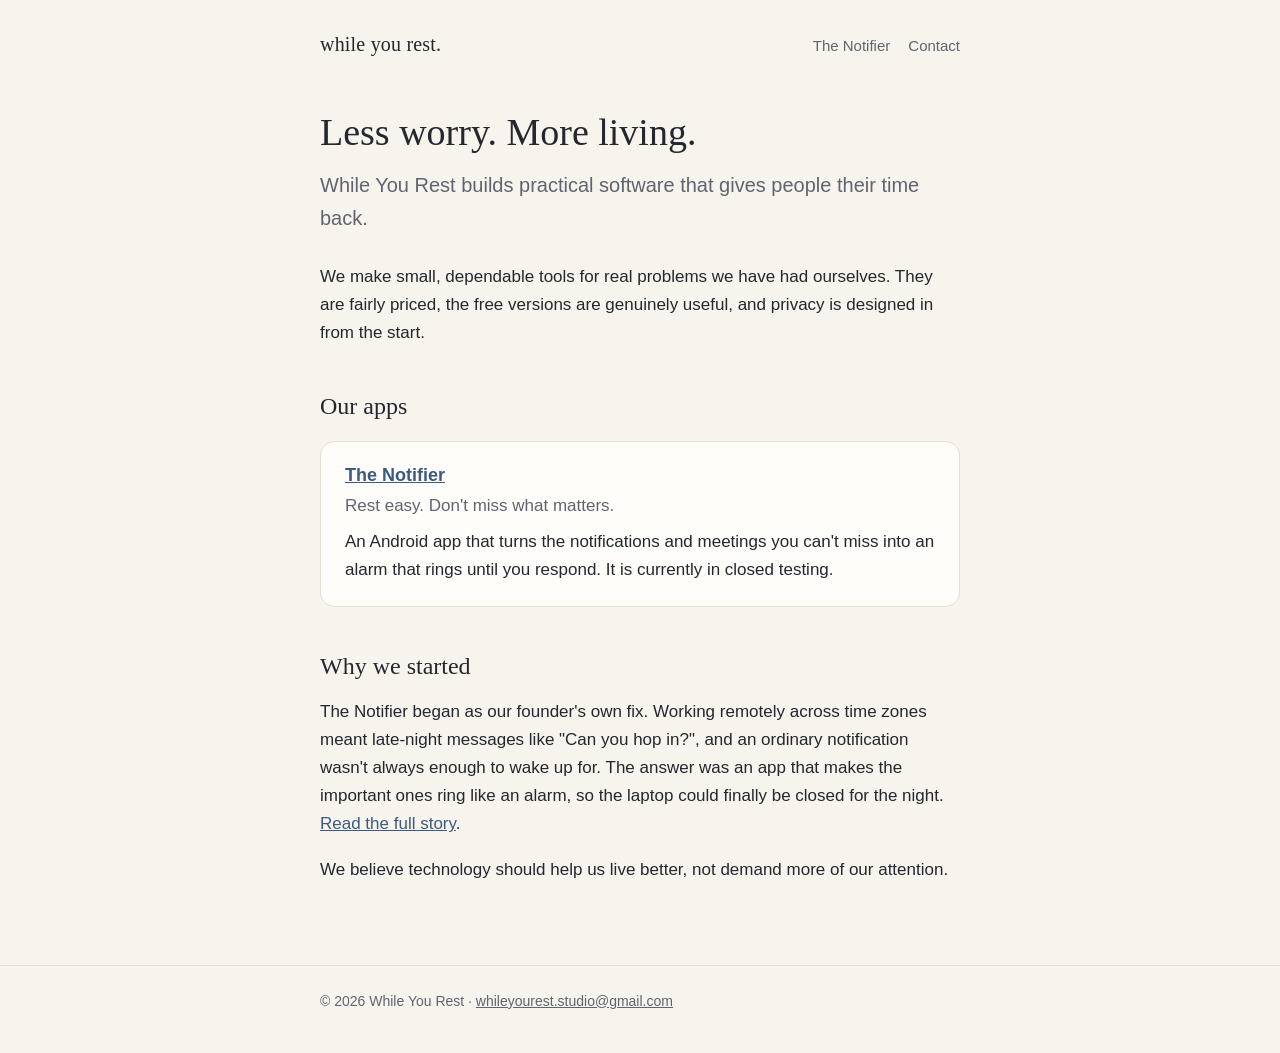
<file: index.html>
<!doctype html>
<html lang="en">
<head>
  <meta charset="utf-8">
  <meta name="viewport" content="width=device-width, initial-scale=1">
  <title>While You Rest</title>
  <meta name="description" content="While You Rest builds practical software that gives people their time back.">
  <link rel="stylesheet" href="/assets/style.css">
</head>
<body>
  <header class="site"><div class="wrap">
    <a class="brand" href="/">while you rest.</a>
    <nav><a href="/notifier/">The Notifier</a><a href="mailto:whileyourest.studio@gmail.com">Contact</a></nav>
  </div></header>

  <main><div class="wrap">
    <h1>Less worry. More living.</h1>
    <p class="lede">While You Rest builds practical software that gives people their time back.</p>

    <p>We make small, dependable tools for real problems we have had ourselves. They are fairly priced, the free versions are genuinely useful, and privacy is designed in from the start.</p>

    <h2>Our apps</h2>
    <div class="card">
      <h3><a href="/notifier/">The Notifier</a></h3>
      <p class="muted" style="margin:0 0 8px">Rest easy. Don't miss what matters.</p>
      <p style="margin:0">An Android app that turns the notifications and meetings you can't miss into an alarm that rings until you respond. It is currently in closed testing.</p>
    </div>

    <h2>Why we started</h2>
    <p>The Notifier began as our founder's own fix. Working remotely across time zones meant late-night messages like "Can you hop in?", and an ordinary notification wasn't always enough to wake up for. The answer was an app that makes the important ones ring like an alarm, so the laptop could finally be closed for the night. <a href="/notifier/#story">Read the full story</a>.</p>
    <p>We believe technology should help us live better, not demand more of our attention.</p>
  </div></main>

  <footer class="site"><div class="wrap">
    © 2026 While You Rest · <a href="mailto:whileyourest.studio@gmail.com">whileyourest.studio@gmail.com</a>
  </div></footer>
</body>
</html>
</file>
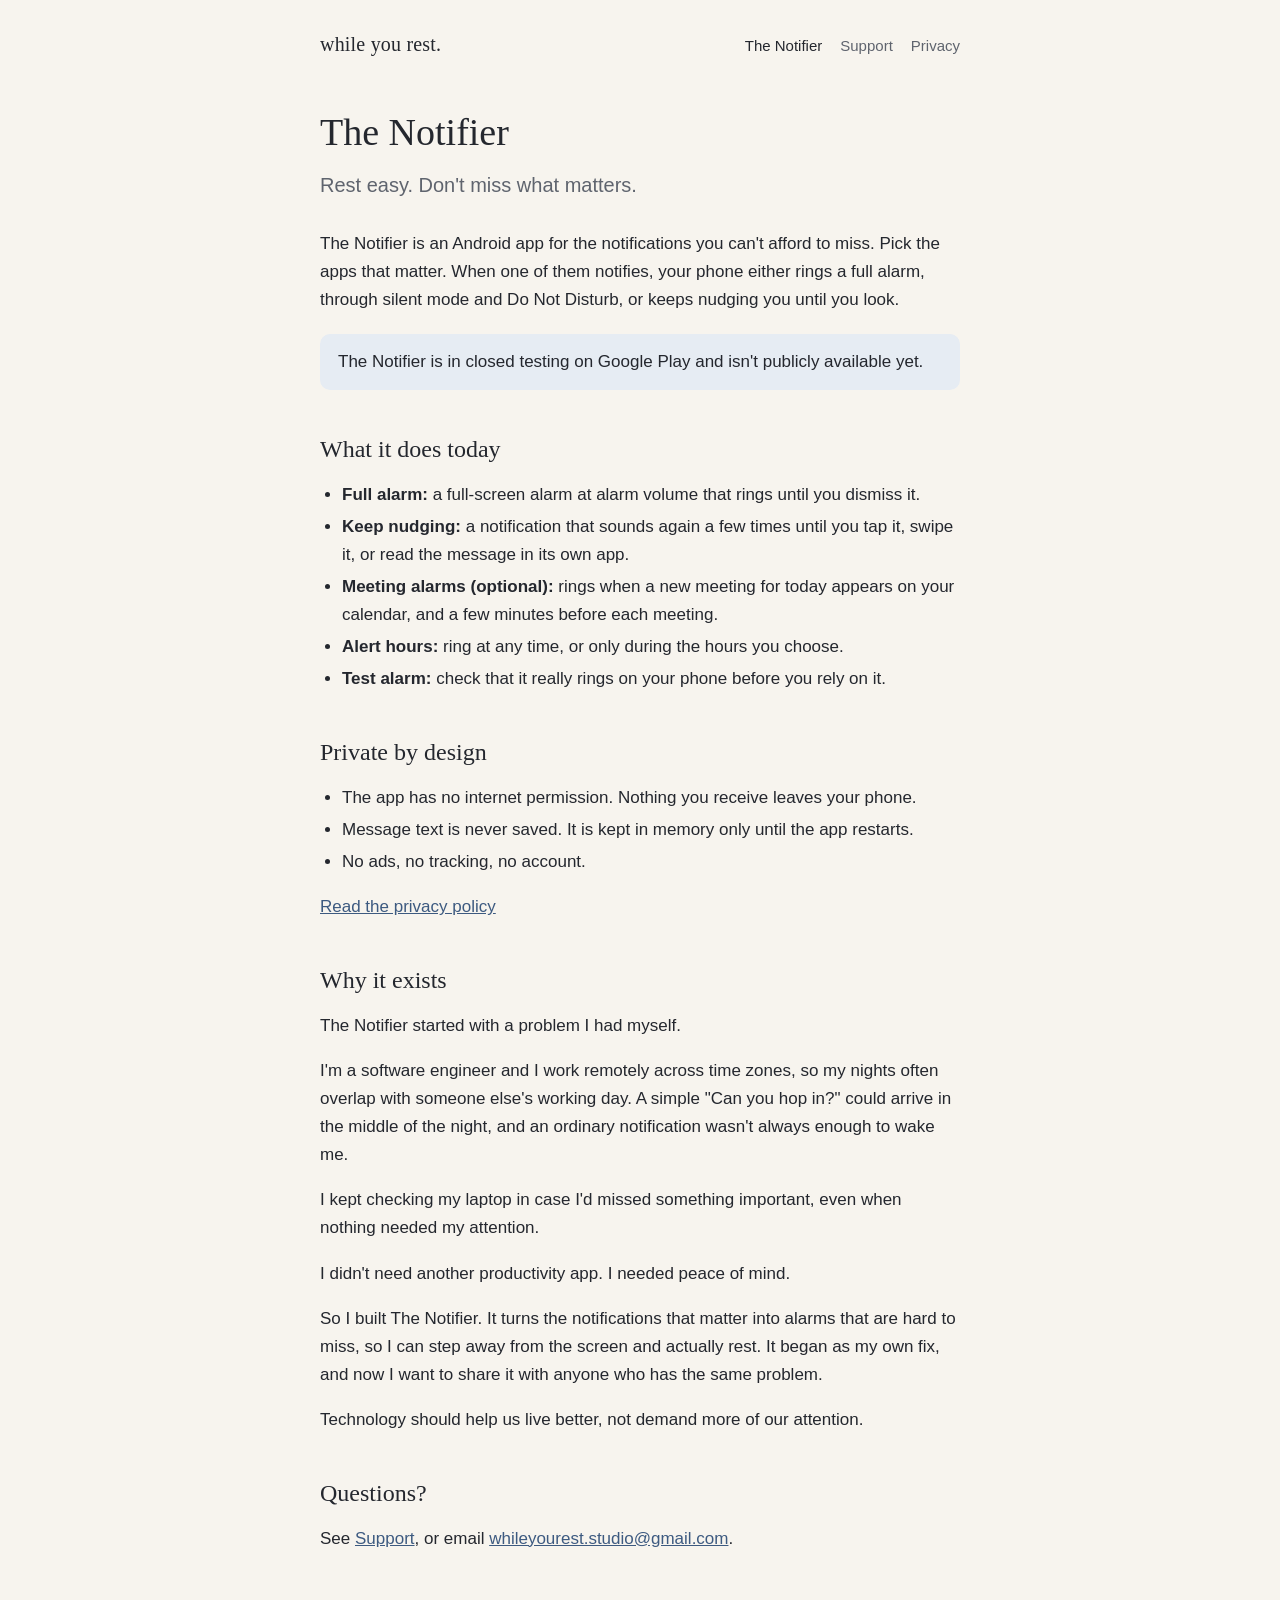
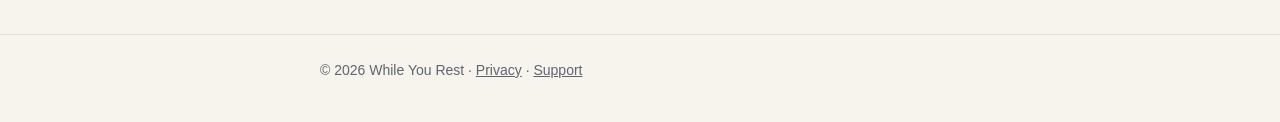
<file: notifier/index.html>
<!doctype html>
<html lang="en">
<head>
  <meta charset="utf-8">
  <meta name="viewport" content="width=device-width, initial-scale=1">
  <title>The Notifier</title>
  <meta name="description" content="The Notifier turns the notifications and meetings you can't miss into an alarm that rings until you respond. Android, no internet permission.">
  <link rel="stylesheet" href="/assets/style.css">
</head>
<body>
  <header class="site"><div class="wrap">
    <a class="brand" href="/">while you rest.</a>
    <nav><a href="/notifier/" aria-current="page">The Notifier</a><a href="/notifier/support/">Support</a><a href="/notifier/privacy/">Privacy</a></nav>
  </div></header>

  <main><div class="wrap">
    <h1>The Notifier</h1>
    <p class="lede">Rest easy. Don't miss what matters.</p>

    <p>The Notifier is an Android app for the notifications you can't afford to miss. Pick the apps that matter. When one of them notifies, your phone either rings a full alarm, through silent mode and Do Not Disturb, or keeps nudging you until you look.</p>

    <div class="note">The Notifier is in closed testing on Google Play and isn't publicly available yet.</div>

    <h2>What it does today</h2>
    <ul>
      <li><strong>Full alarm:</strong> a full-screen alarm at alarm volume that rings until you dismiss it.</li>
      <li><strong>Keep nudging:</strong> a notification that sounds again a few times until you tap it, swipe it, or read the message in its own app.</li>
      <li><strong>Meeting alarms (optional):</strong> rings when a new meeting for today appears on your calendar, and a few minutes before each meeting.</li>
      <li><strong>Alert hours:</strong> ring at any time, or only during the hours you choose.</li>
      <li><strong>Test alarm:</strong> check that it really rings on your phone before you rely on it.</li>
    </ul>

    <h2>Private by design</h2>
    <ul>
      <li>The app has no internet permission. Nothing you receive leaves your phone.</li>
      <li>Message text is never saved. It is kept in memory only until the app restarts.</li>
      <li>No ads, no tracking, no account.</li>
    </ul>
    <p><a href="/notifier/privacy/">Read the privacy policy</a></p>

    <h2 id="story">Why it exists</h2>
    <p>The Notifier started with a problem I had myself.</p>
    <p>I'm a software engineer and I work remotely across time zones, so my nights often overlap with someone else's working day. A simple "Can you hop in?" could arrive in the middle of the night, and an ordinary notification wasn't always enough to wake me.</p>
    <p>I kept checking my laptop in case I'd missed something important, even when nothing needed my attention.</p>
    <p>I didn't need another productivity app. I needed peace of mind.</p>
    <p>So I built The Notifier. It turns the notifications that matter into alarms that are hard to miss, so I can step away from the screen and actually rest. It began as my own fix, and now I want to share it with anyone who has the same problem.</p>
    <p>Technology should help us live better, not demand more of our attention.</p>

    <h2>Questions?</h2>
    <p>See <a href="/notifier/support/">Support</a>, or email <a href="mailto:whileyourest.studio@gmail.com">whileyourest.studio@gmail.com</a>.</p>
  </div></main>

  <footer class="site"><div class="wrap">
    © 2026 While You Rest · <a href="/notifier/privacy/">Privacy</a> · <a href="/notifier/support/">Support</a>
  </div></footer>
</body>
</html>
</file>
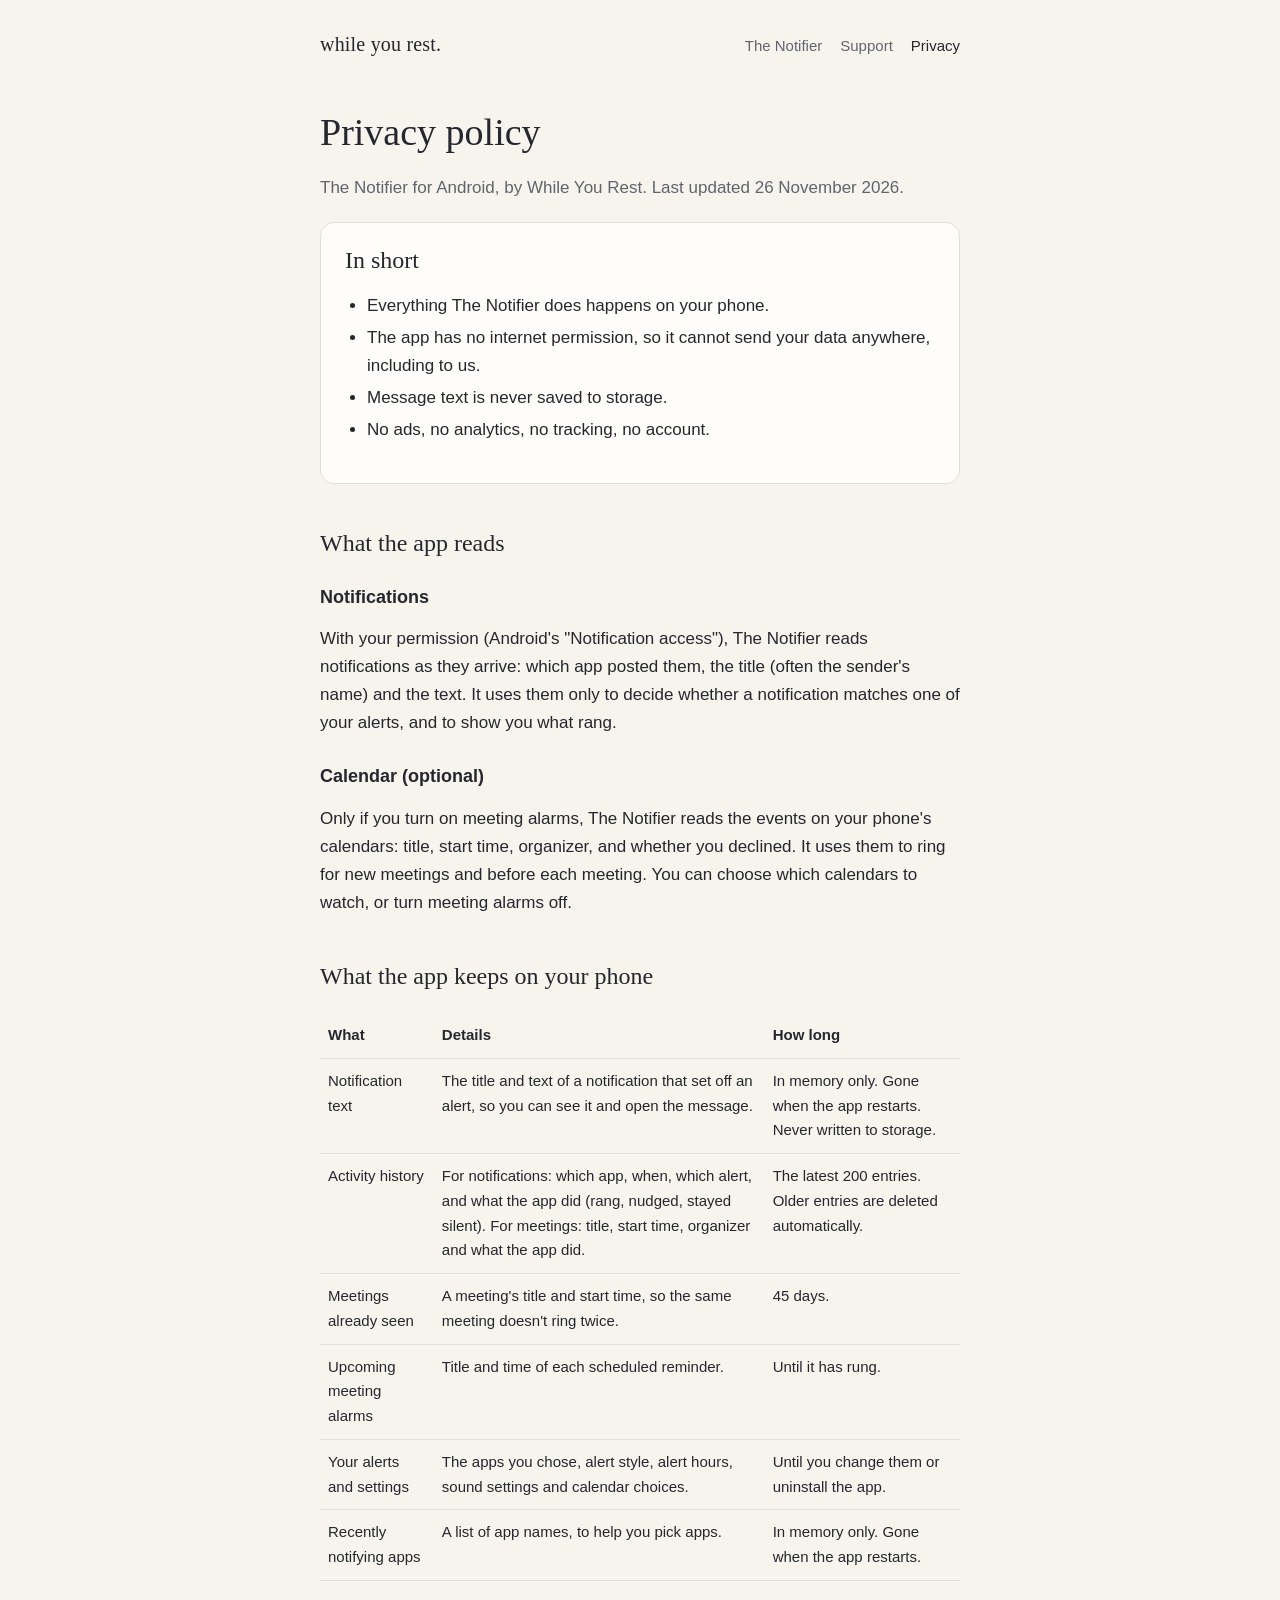
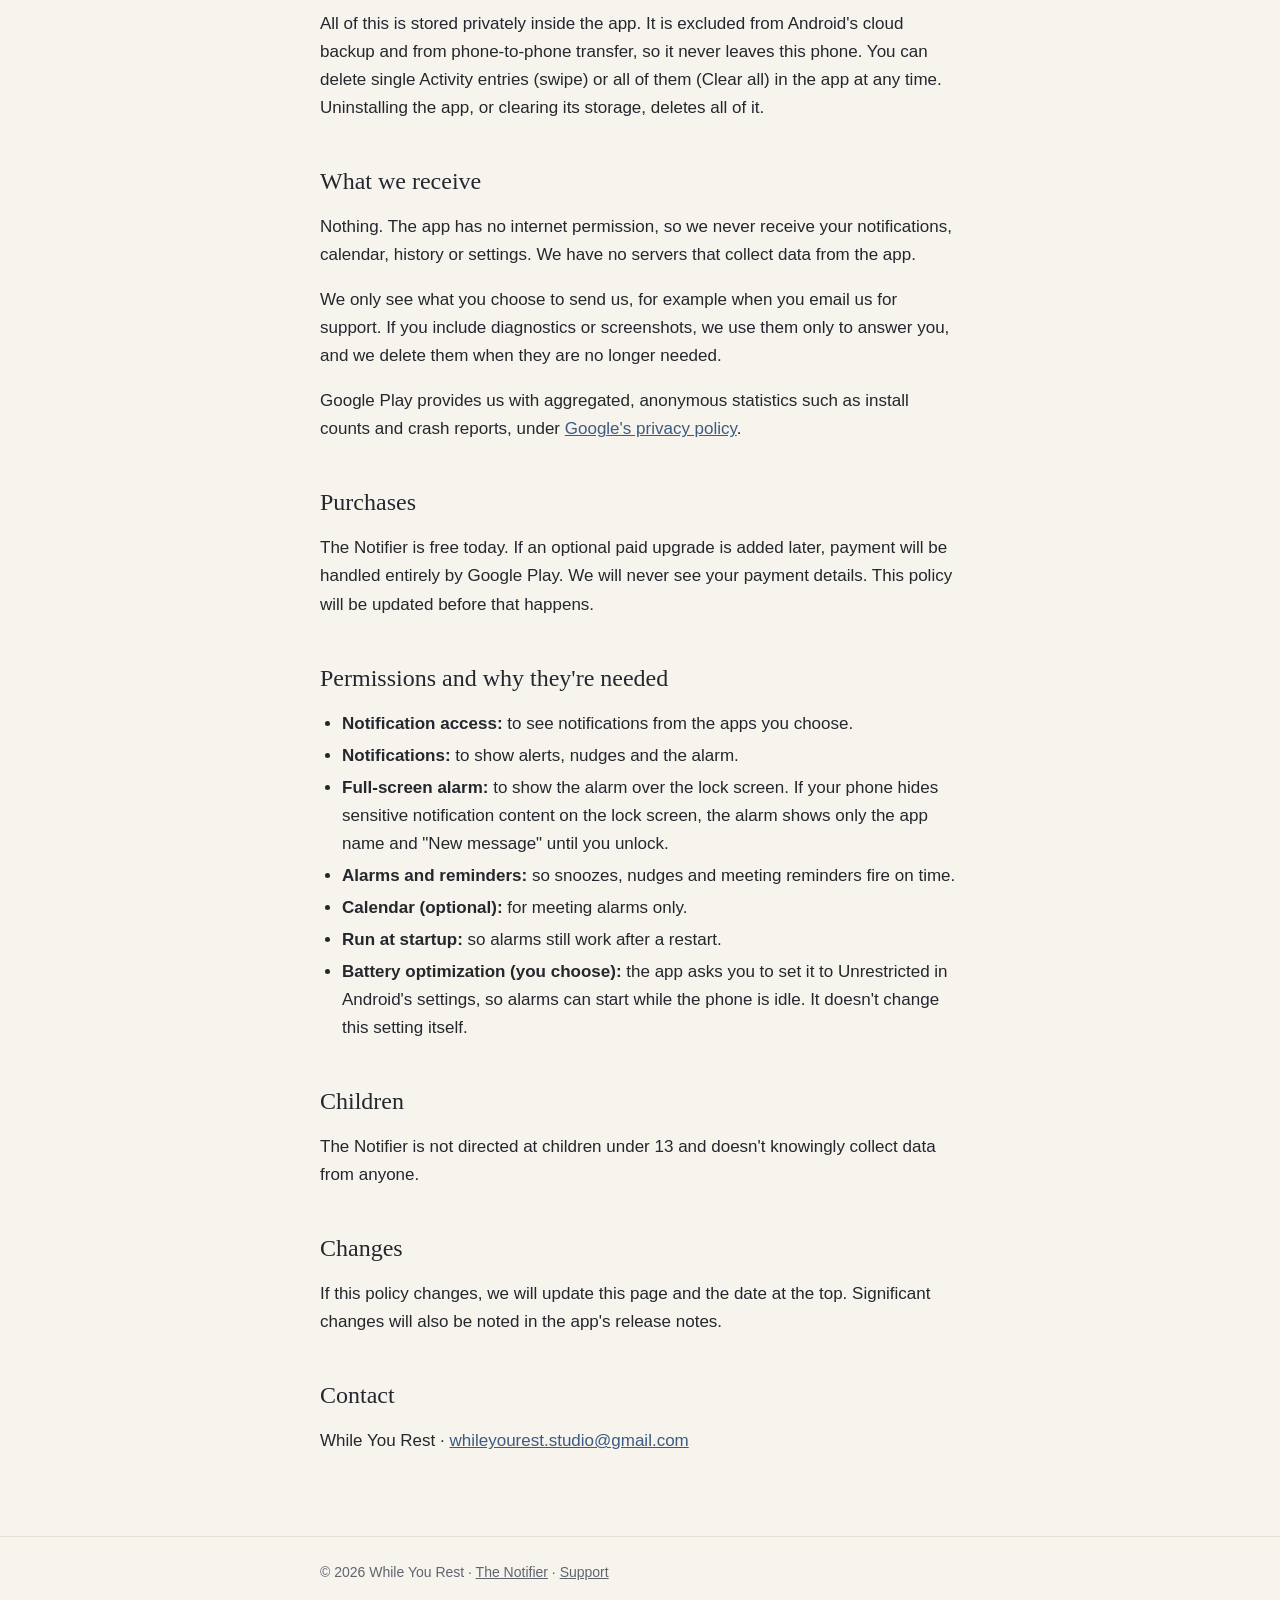
<file: notifier/privacy/index.html>
<!doctype html>
<html lang="en">
<head>
  <meta charset="utf-8">
  <meta name="viewport" content="width=device-width, initial-scale=1">
  <title>Notifier Privacy Policy</title>
  <meta name="description" content="How The Notifier handles your notifications and calendar data. Everything stays on your phone.">
  <link rel="stylesheet" href="/assets/style.css">
</head>
<body>
  <header class="site"><div class="wrap">
    <a class="brand" href="/">while you rest.</a>
    <nav><a href="/notifier/">The Notifier</a><a href="/notifier/support/">Support</a><a href="/notifier/privacy/" aria-current="page">Privacy</a></nav>
  </div></header>

  <main><div class="wrap">
    <h1>Privacy policy</h1>
    <p class="muted">The Notifier for Android, by While You Rest. Last updated 26 November 2026.</p>

    <div class="card">
      <h2>In short</h2>
      <ul>
        <li>Everything The Notifier does happens on your phone.</li>
        <li>The app has no internet permission, so it cannot send your data anywhere, including to us.</li>
        <li>Message text is never saved to storage.</li>
        <li>No ads, no analytics, no tracking, no account.</li>
      </ul>
    </div>

    <h2>What the app reads</h2>
    <h3>Notifications</h3>
    <p>With your permission (Android's "Notification access"), The Notifier reads notifications as they arrive: which app posted them, the title (often the sender's name) and the text. It uses them only to decide whether a notification matches one of your alerts, and to show you what rang.</p>

    <h3>Calendar (optional)</h3>
    <p>Only if you turn on meeting alarms, The Notifier reads the events on your phone's calendars: title, start time, organizer, and whether you declined. It uses them to ring for new meetings and before each meeting. You can choose which calendars to watch, or turn meeting alarms off.</p>

    <h2>What the app keeps on your phone</h2>
    <div class="table-scroll"><table>
      <tr><th>What</th><th>Details</th><th>How long</th></tr>
      <tr><td>Notification text</td><td>The title and text of a notification that set off an alert, so you can see it and open the message.</td><td>In memory only. Gone when the app restarts. Never written to storage.</td></tr>
      <tr><td>Activity history</td><td>For notifications: which app, when, which alert, and what the app did (rang, nudged, stayed silent). For meetings: title, start time, organizer and what the app did.</td><td>The latest 200 entries. Older entries are deleted automatically.</td></tr>
      <tr><td>Meetings already seen</td><td>A meeting's title and start time, so the same meeting doesn't ring twice.</td><td>45 days.</td></tr>
      <tr><td>Upcoming meeting alarms</td><td>Title and time of each scheduled reminder.</td><td>Until it has rung.</td></tr>
      <tr><td>Your alerts and settings</td><td>The apps you chose, alert style, alert hours, sound settings and calendar choices.</td><td>Until you change them or uninstall the app.</td></tr>
      <tr><td>Recently notifying apps</td><td>A list of app names, to help you pick apps.</td><td>In memory only. Gone when the app restarts.</td></tr>
    </table></div>
    <p>All of this is stored privately inside the app. It is excluded from Android's cloud backup and from phone-to-phone transfer, so it never leaves this phone. You can delete single Activity entries (swipe) or all of them (Clear all) in the app at any time. Uninstalling the app, or clearing its storage, deletes all of it.</p>

    <h2>What we receive</h2>
    <p>Nothing. The app has no internet permission, so we never receive your notifications, calendar, history or settings. We have no servers that collect data from the app.</p>
    <p>We only see what you choose to send us, for example when you email us for support. If you include diagnostics or screenshots, we use them only to answer you, and we delete them when they are no longer needed.</p>
    <p>Google Play provides us with aggregated, anonymous statistics such as install counts and crash reports, under <a href="https://policies.google.com/privacy">Google's privacy policy</a>.</p>

    <h2>Purchases</h2>
    <p>The Notifier is free today. If an optional paid upgrade is added later, payment will be handled entirely by Google Play. We will never see your payment details. This policy will be updated before that happens.</p>

    <h2>Permissions and why they're needed</h2>
    <ul>
      <li><strong>Notification access:</strong> to see notifications from the apps you choose.</li>
      <li><strong>Notifications:</strong> to show alerts, nudges and the alarm.</li>
      <li><strong>Full-screen alarm:</strong> to show the alarm over the lock screen. If your phone hides sensitive notification content on the lock screen, the alarm shows only the app name and "New message" until you unlock.</li>
      <li><strong>Alarms and reminders:</strong> so snoozes, nudges and meeting reminders fire on time.</li>
      <li><strong>Calendar (optional):</strong> for meeting alarms only.</li>
      <li><strong>Run at startup:</strong> so alarms still work after a restart.</li>
      <li><strong>Battery optimization (you choose):</strong> the app asks you to set it to Unrestricted in Android's settings, so alarms can start while the phone is idle. It doesn't change this setting itself.</li>
    </ul>

    <h2>Children</h2>
    <p>The Notifier is not directed at children under 13 and doesn't knowingly collect data from anyone.</p>

    <h2>Changes</h2>
    <p>If this policy changes, we will update this page and the date at the top. Significant changes will also be noted in the app's release notes.</p>

    <h2>Contact</h2>
    <p>While You Rest · <a href="mailto:whileyourest.studio@gmail.com">whileyourest.studio@gmail.com</a></p>
  </div></main>

  <footer class="site"><div class="wrap">
    © 2026 While You Rest · <a href="/notifier/">The Notifier</a> · <a href="/notifier/support/">Support</a>
  </div></footer>
</body>
</html>
</file>
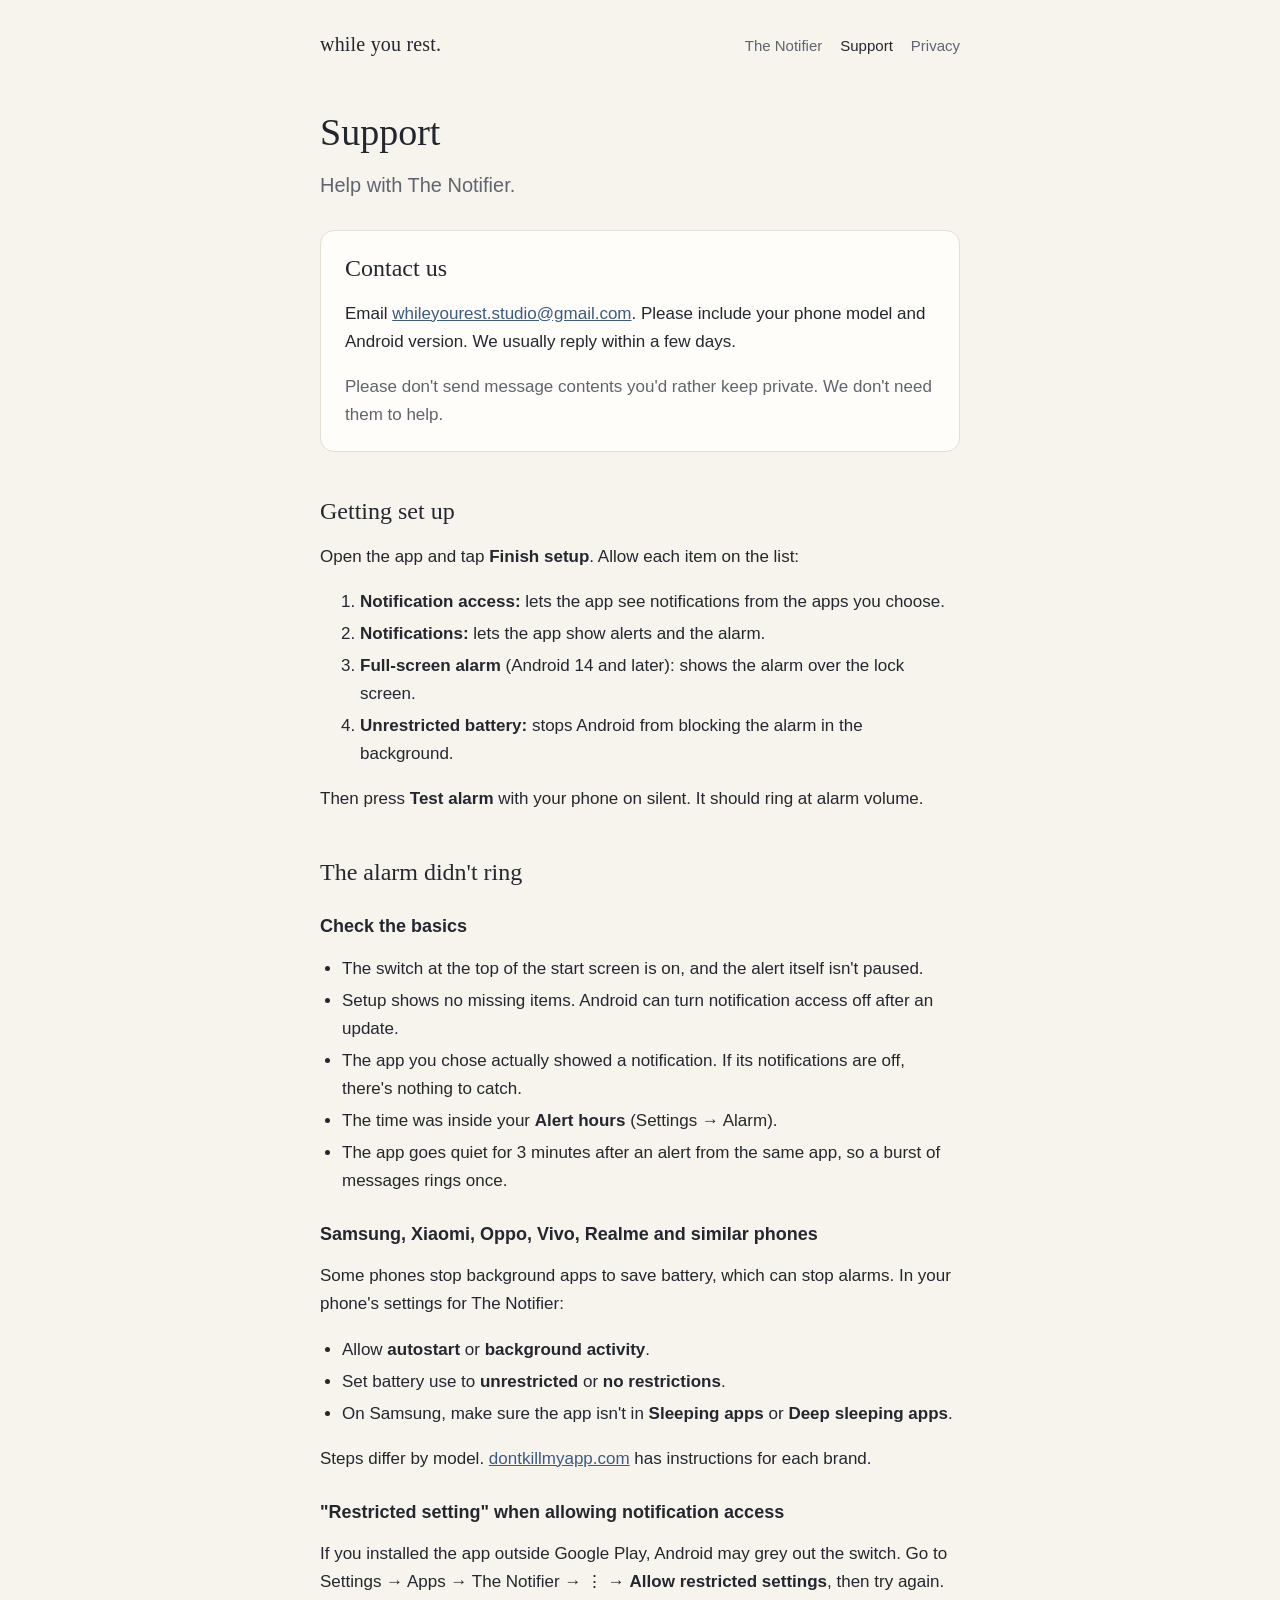
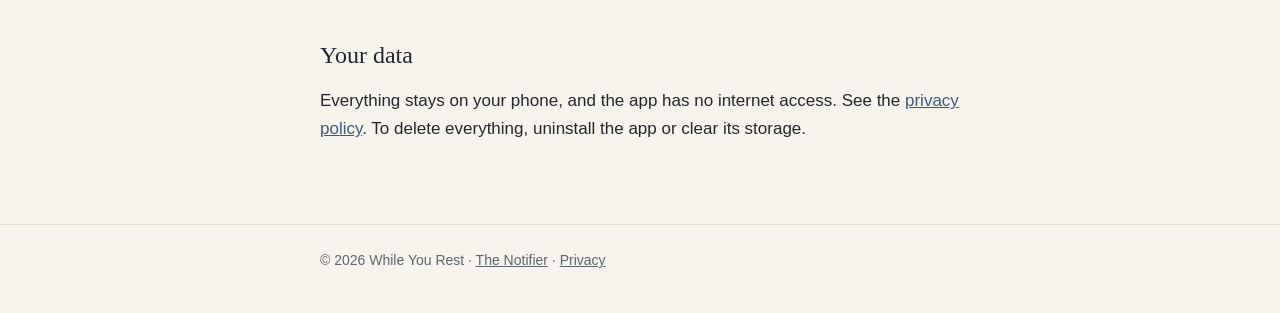
<file: notifier/support/index.html>
<!doctype html>
<html lang="en">
<head>
  <meta charset="utf-8">
  <meta name="viewport" content="width=device-width, initial-scale=1">
  <title>Notifier Support</title>
  <meta name="description" content="Help with The Notifier: setup, alarms that don't ring, and how to contact us.">
  <link rel="stylesheet" href="/assets/style.css">
</head>
<body>
  <header class="site"><div class="wrap">
    <a class="brand" href="/">while you rest.</a>
    <nav><a href="/notifier/">The Notifier</a><a href="/notifier/support/" aria-current="page">Support</a><a href="/notifier/privacy/">Privacy</a></nav>
  </div></header>

  <main><div class="wrap">
    <h1>Support</h1>
    <p class="lede">Help with The Notifier.</p>

    <div class="card">
      <h2>Contact us</h2>
      <p>Email <a href="mailto:whileyourest.studio@gmail.com?subject=The%20Notifier%20support">whileyourest.studio@gmail.com</a>. Please include your phone model and Android version. We usually reply within a few days.</p>
      <p style="margin:0" class="muted">Please don't send message contents you'd rather keep private. We don't need them to help.</p>
    </div>

    <h2>Getting set up</h2>
    <p>Open the app and tap <strong>Finish setup</strong>. Allow each item on the list:</p>
    <ol>
      <li><strong>Notification access:</strong> lets the app see notifications from the apps you choose.</li>
      <li><strong>Notifications:</strong> lets the app show alerts and the alarm.</li>
      <li><strong>Full-screen alarm</strong> (Android 14 and later): shows the alarm over the lock screen.</li>
      <li><strong>Unrestricted battery:</strong> stops Android from blocking the alarm in the background.</li>
    </ol>
    <p>Then press <strong>Test alarm</strong> with your phone on silent. It should ring at alarm volume.</p>

    <h2>The alarm didn't ring</h2>
    <h3>Check the basics</h3>
    <ul>
      <li>The switch at the top of the start screen is on, and the alert itself isn't paused.</li>
      <li>Setup shows no missing items. Android can turn notification access off after an update.</li>
      <li>The app you chose actually showed a notification. If its notifications are off, there's nothing to catch.</li>
      <li>The time was inside your <strong>Alert hours</strong> (Settings → Alarm).</li>
      <li>The app goes quiet for 3 minutes after an alert from the same app, so a burst of messages rings once.</li>
    </ul>

    <h3>Samsung, Xiaomi, Oppo, Vivo, Realme and similar phones</h3>
    <p>Some phones stop background apps to save battery, which can stop alarms. In your phone's settings for The Notifier:</p>
    <ul>
      <li>Allow <strong>autostart</strong> or <strong>background activity</strong>.</li>
      <li>Set battery use to <strong>unrestricted</strong> or <strong>no restrictions</strong>.</li>
      <li>On Samsung, make sure the app isn't in <strong>Sleeping apps</strong> or <strong>Deep sleeping apps</strong>.</li>
    </ul>
    <p>Steps differ by model. <a href="https://dontkillmyapp.com">dontkillmyapp.com</a> has instructions for each brand.</p>

    <h3>"Restricted setting" when allowing notification access</h3>
    <p>If you installed the app outside Google Play, Android may grey out the switch. Go to Settings → Apps → The Notifier → ⋮ → <strong>Allow restricted settings</strong>, then try again.</p>

    <h2>Your data</h2>
    <p>Everything stays on your phone, and the app has no internet access. See the <a href="/notifier/privacy/">privacy policy</a>. To delete everything, uninstall the app or clear its storage.</p>
  </div></main>

  <footer class="site"><div class="wrap">
    © 2026 While You Rest · <a href="/notifier/">The Notifier</a> · <a href="/notifier/privacy/">Privacy</a>
  </div></footer>
</body>
</html>
</file>
<file: assets/style.css>
:root {
  --bg: #f7f4ee;
  --surface: #fffdf9;
  --text: #24272e;
  --muted: #5f646e;
  --line: #e4ded3;
  --accent: #3d5a80;
  --accent-soft: #e6ecf3;
  color-scheme: light;
}
@media (prefers-color-scheme: dark) {
  :root {
    --bg: #12151b;
    --surface: #1a1e26;
    --text: #e8e6e1;
    --muted: #a3a7b0;
    --line: #2b313c;
    --accent: #9db7d8;
    --accent-soft: #212a37;
    color-scheme: dark;
  }
}

* { box-sizing: border-box; }
html { -webkit-text-size-adjust: 100%; }
body {
  margin: 0;
  background: var(--bg);
  color: var(--text);
  font: 17px/1.65 -apple-system, BlinkMacSystemFont, "Segoe UI", Roboto, "Helvetica Neue", Arial, sans-serif;
}
.wrap { max-width: 680px; margin: 0 auto; padding: 0 20px; }

header.site { padding: 28px 0 8px; }
header.site .wrap { display: flex; align-items: baseline; justify-content: space-between; gap: 16px; flex-wrap: wrap; }
.brand { font-family: Georgia, "Times New Roman", serif; font-size: 20px; color: var(--text); text-decoration: none; letter-spacing: .01em; }
nav a { color: var(--muted); text-decoration: none; margin-left: 18px; font-size: 15px; }
nav a:first-child { margin-left: 0; }
nav a:hover, nav a[aria-current] { color: var(--text); }

main { padding: 40px 0 64px; }
h1, h2, h3 { font-family: Georgia, "Times New Roman", serif; font-weight: normal; line-height: 1.25; }
h1 { font-size: 38px; margin: 0 0 12px; }
h2 { font-size: 24px; margin: 44px 0 10px; }
h3 { font-size: 18px; margin: 28px 0 6px; font-family: inherit; font-weight: 600; }
p, li { color: var(--text); }
.lede { font-size: 20px; color: var(--muted); margin: 0 0 28px; }
.muted { color: var(--muted); }
a { color: var(--accent); }
ul { padding-left: 22px; }
li { margin: 4px 0; }

.card {
  background: var(--surface);
  border: 1px solid var(--line);
  border-radius: 14px;
  padding: 22px 24px;
  margin: 20px 0;
}
.card h2, .card h3 { margin-top: 0; }
.note { background: var(--accent-soft); border-radius: 10px; padding: 14px 18px; margin: 20px 0; }

table { width: 100%; border-collapse: collapse; margin: 12px 0; font-size: 15px; }
th, td { text-align: left; vertical-align: top; padding: 10px 8px; border-bottom: 1px solid var(--line); }
th { font-weight: 600; }
.table-scroll { overflow-x: auto; }

footer.site { border-top: 1px solid var(--line); padding: 24px 0 40px; color: var(--muted); font-size: 14px; }
footer.site a { color: var(--muted); }

@media (max-width: 480px) {
  h1 { font-size: 30px; }
  .lede { font-size: 18px; }
  nav a { margin-left: 12px; }
}
</file>
